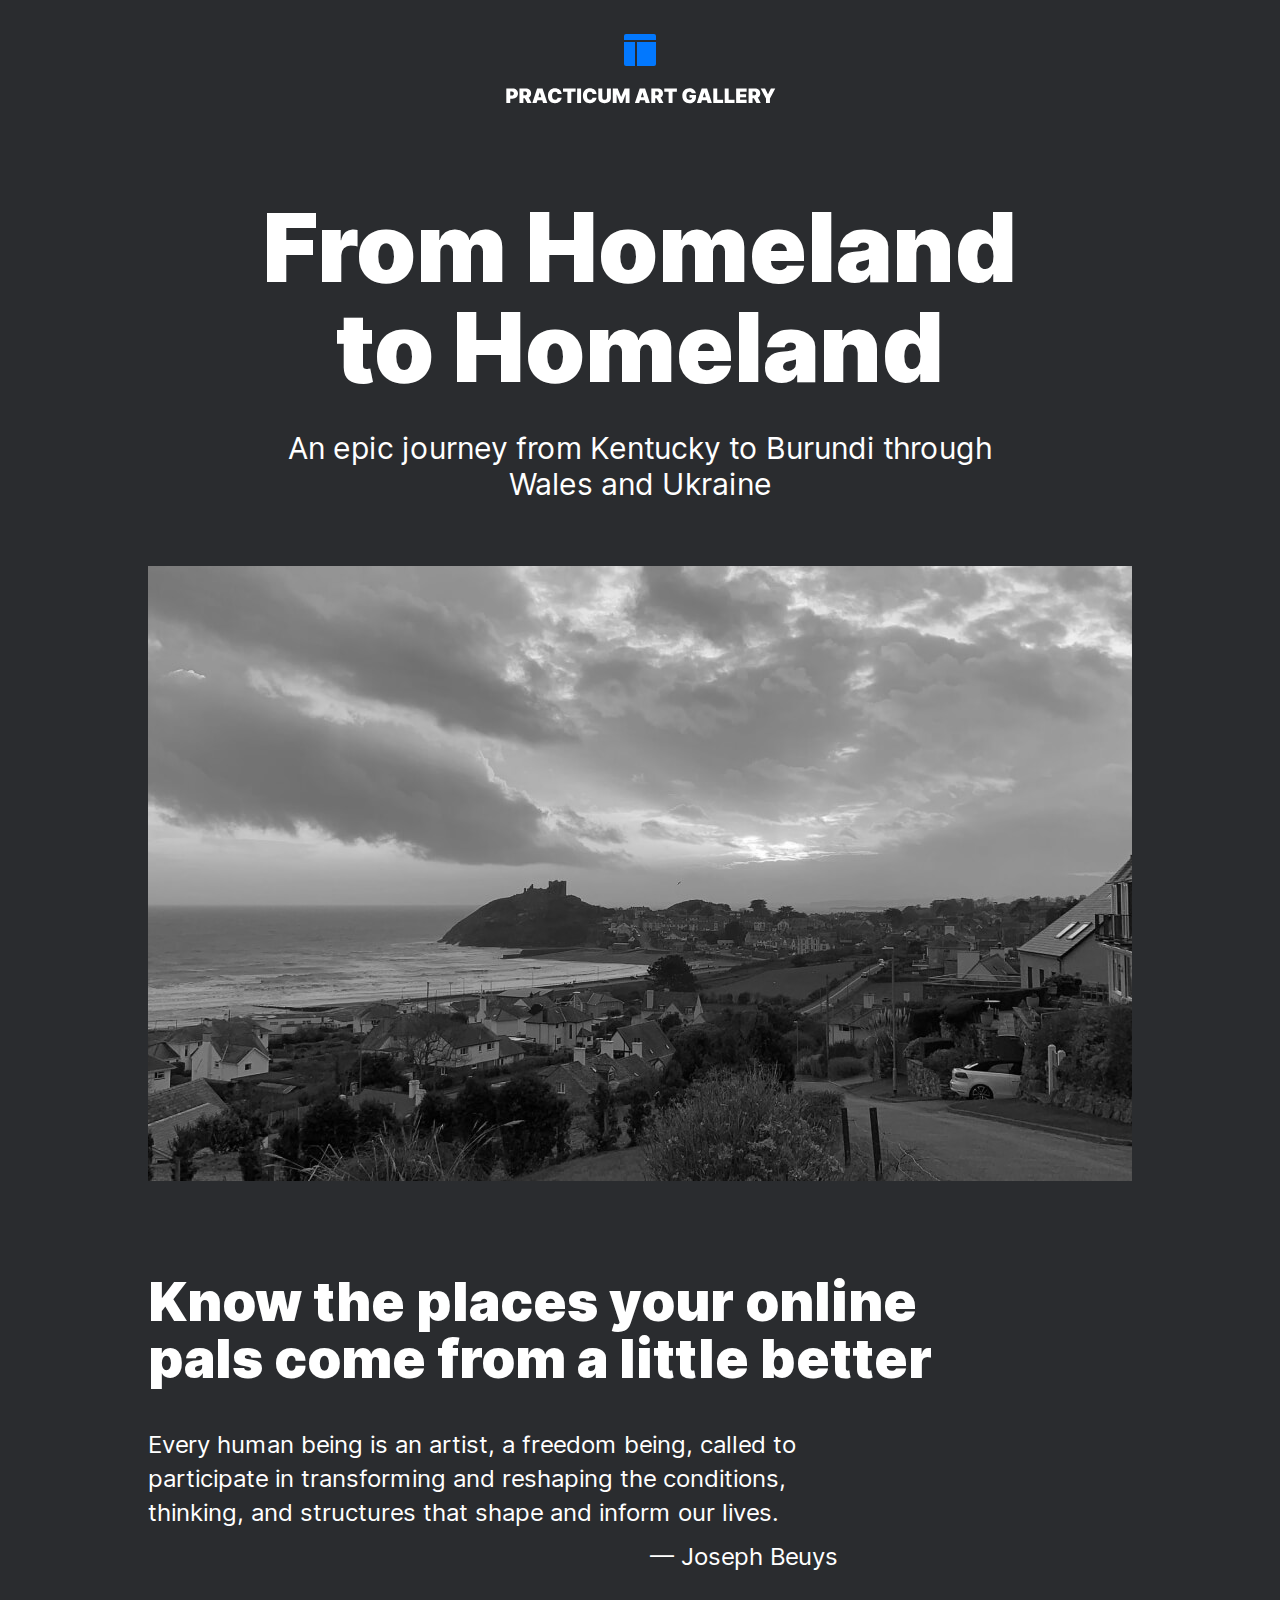
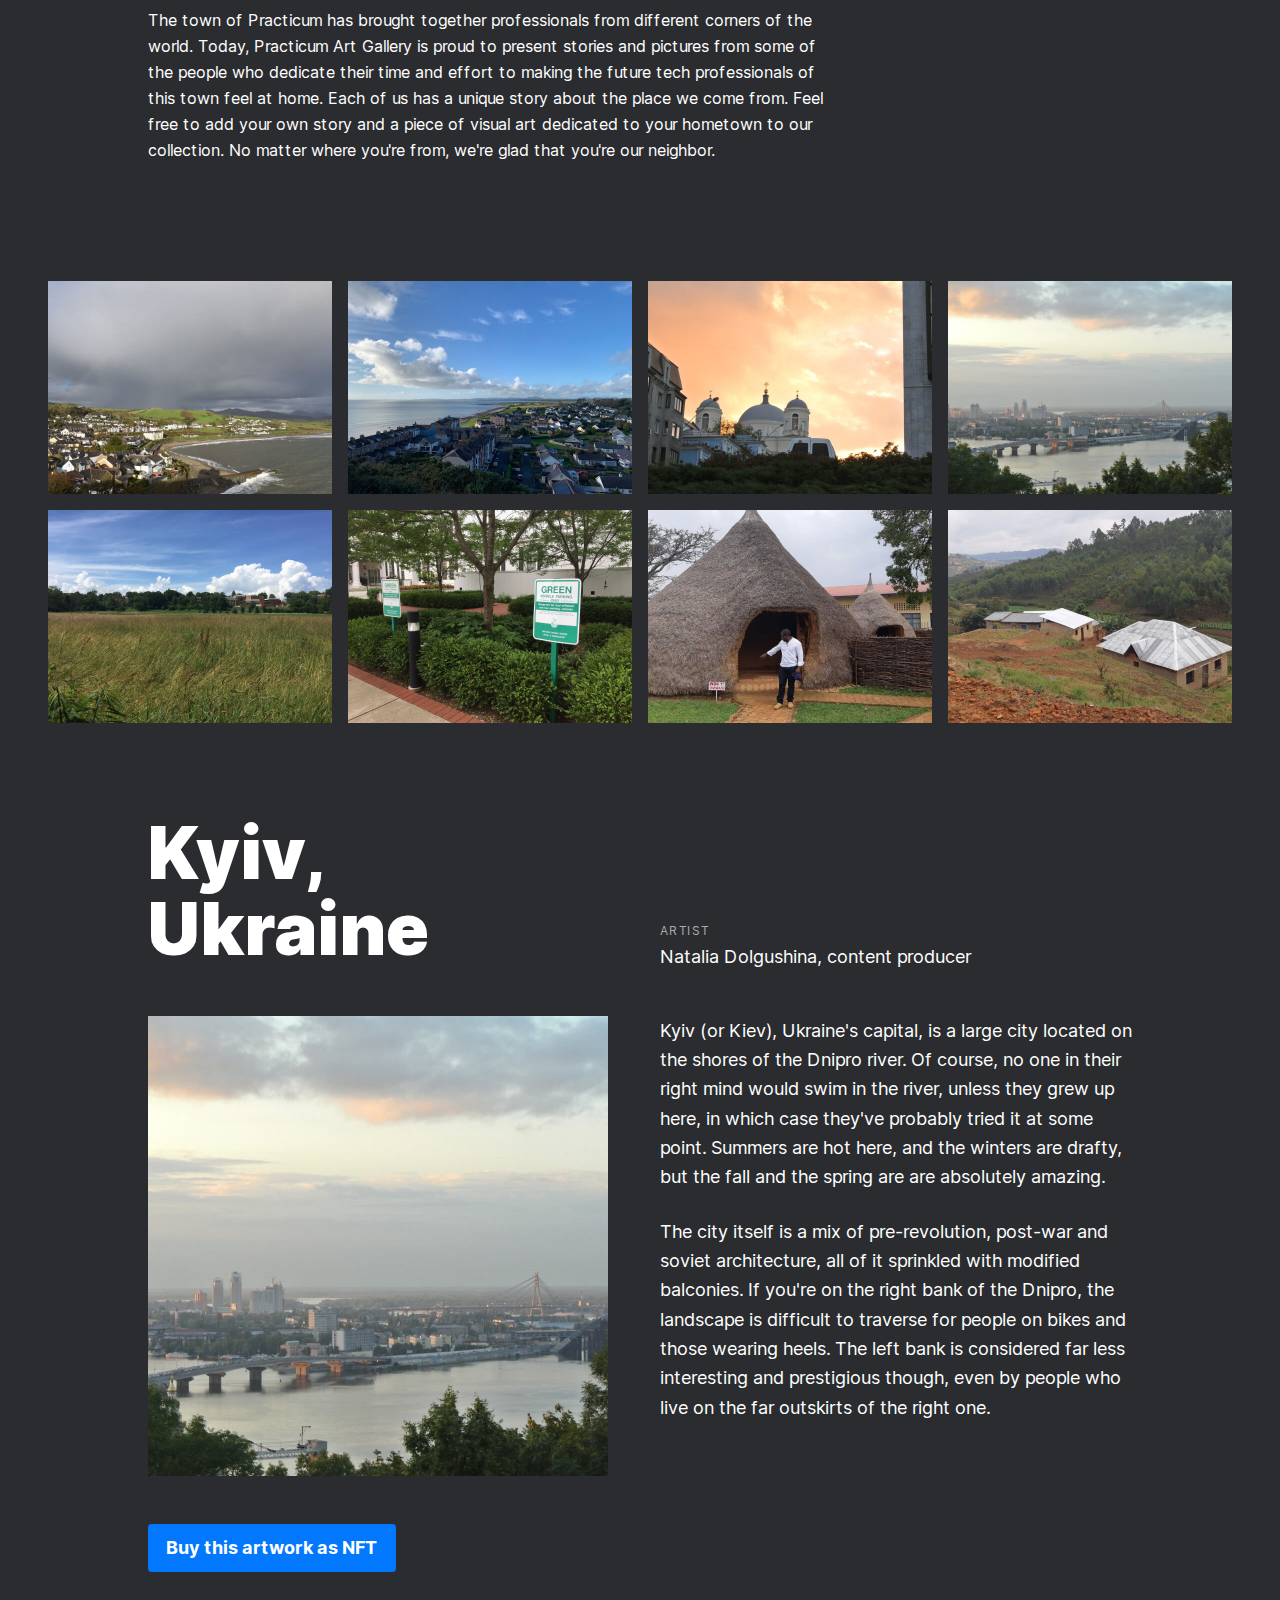
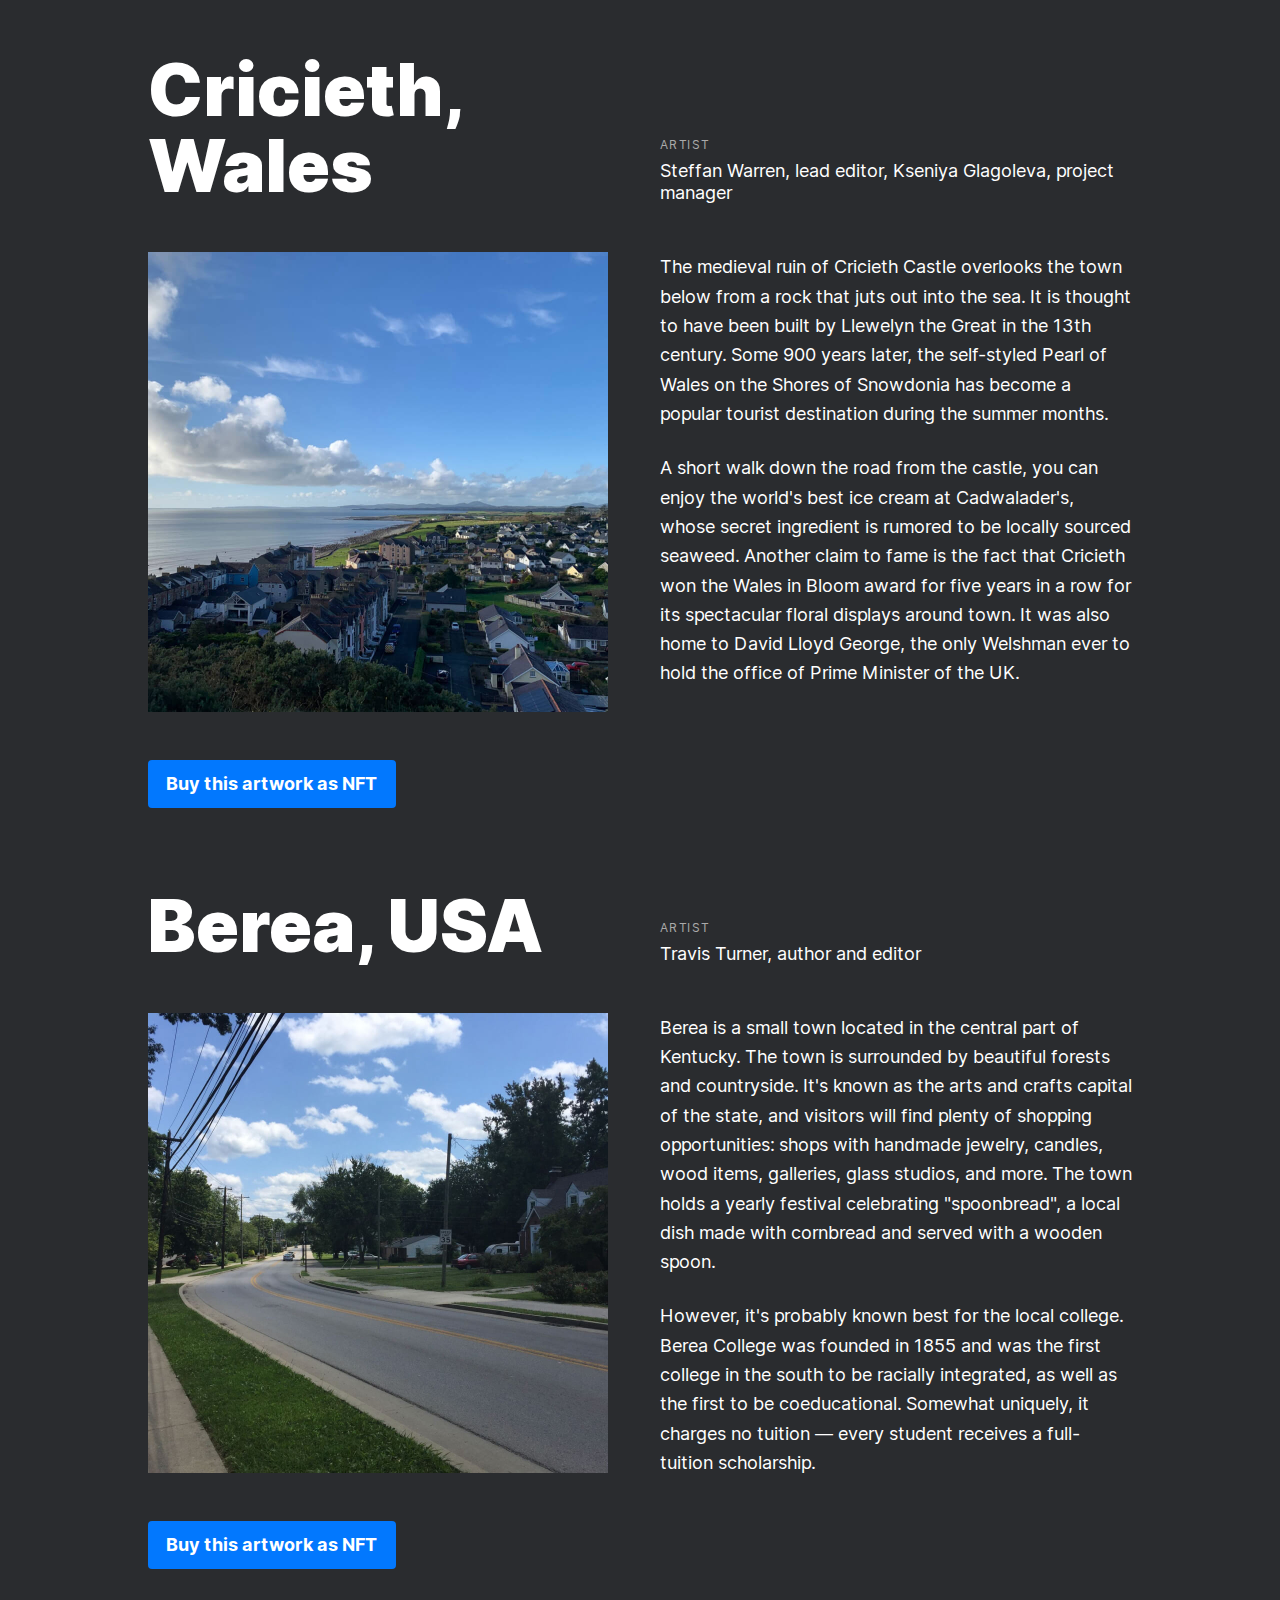
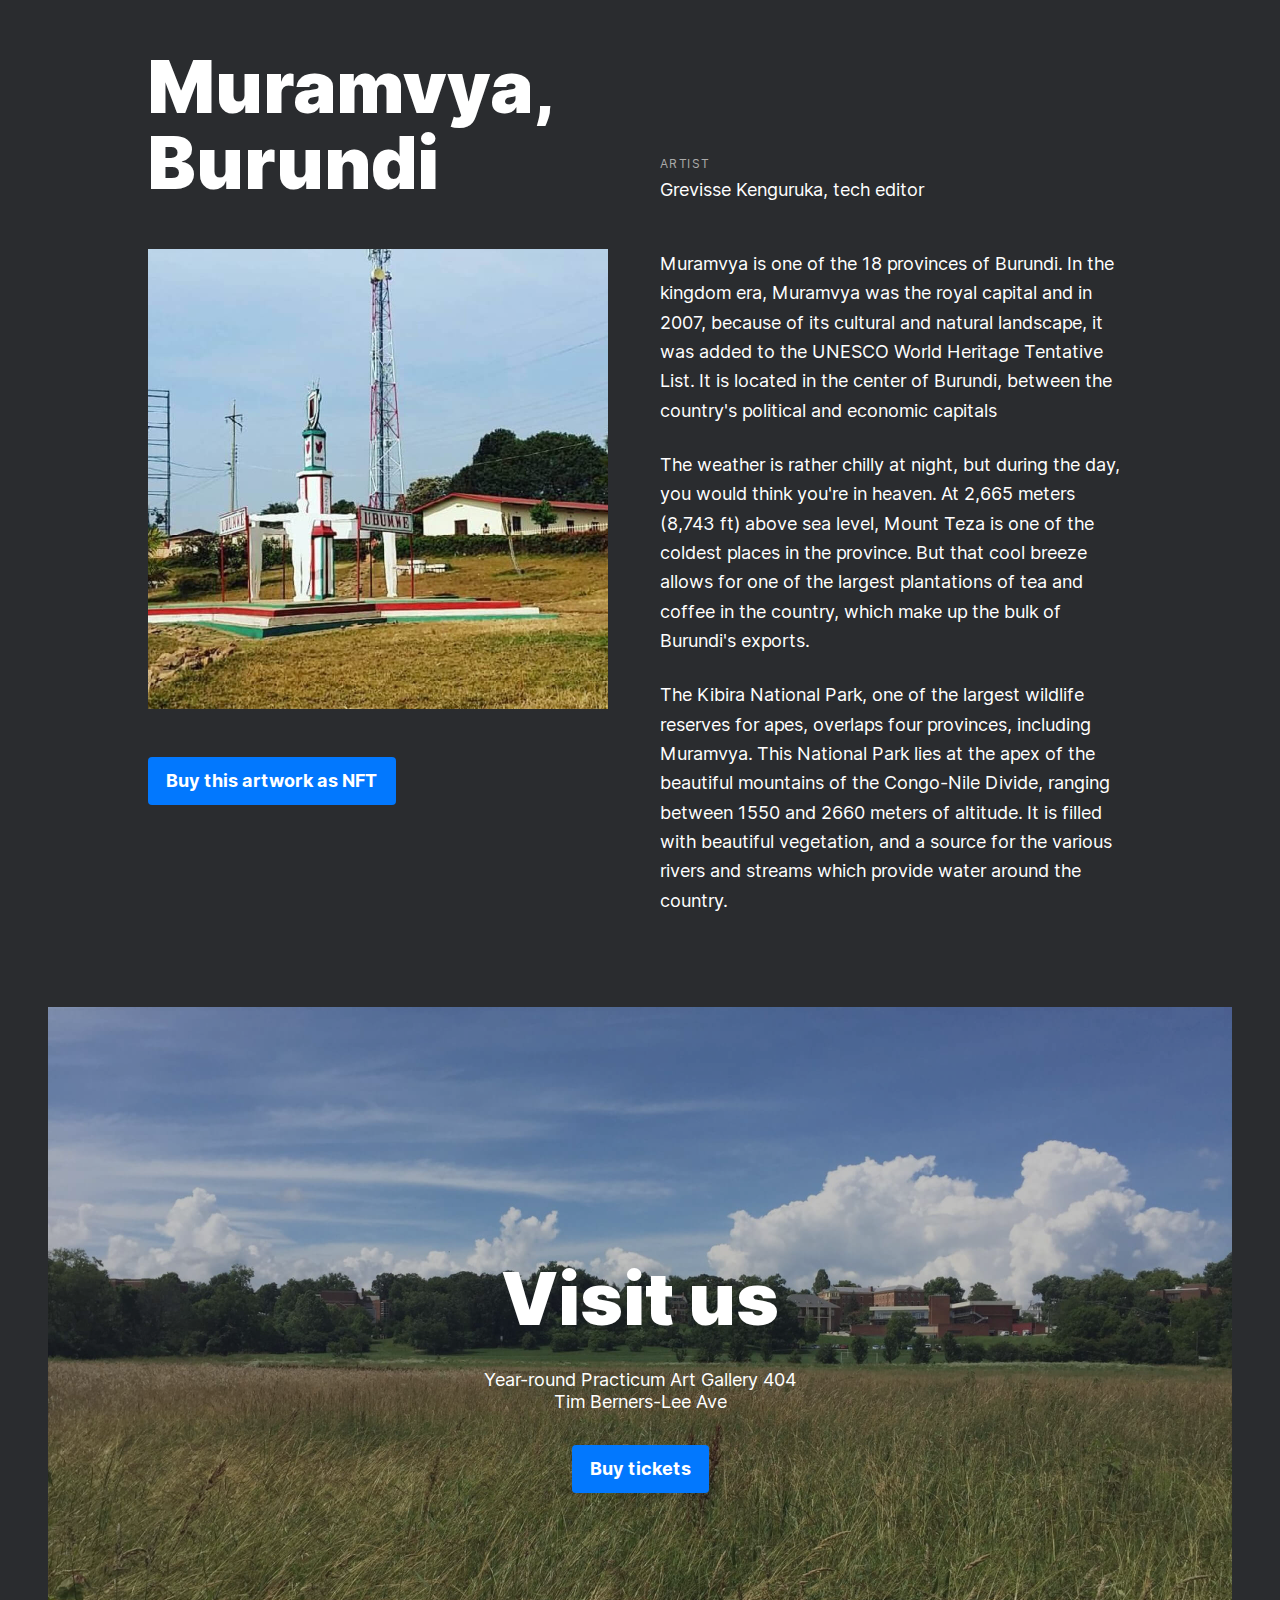
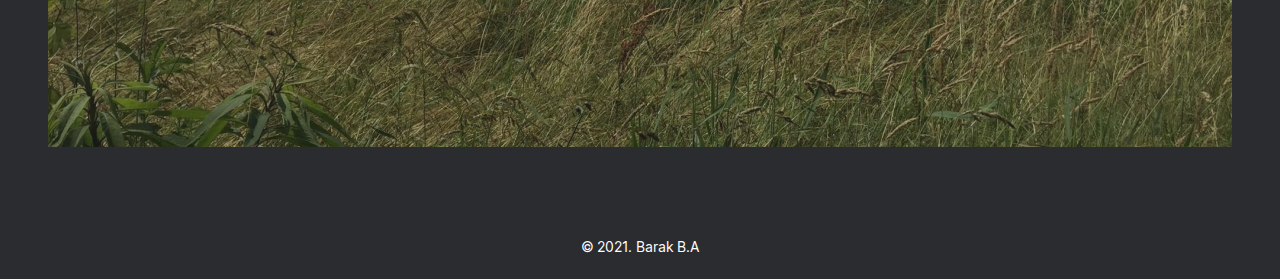
<file: index.html>
<!DOCTYPE html>
<html lang="en">
<head>
  <meta charset="UTF-8">
  <meta name="viewport" content="width=device-width, initial-scale=1.0">
  <link rel="stylesheet" href="pages/index.css">
  <title>From Homeland to Homeland</title>
</head>
<body>
  <div class="page">

    <header class="header">
      <img class="header__icon" src="./images/logo.svg" alt="practicum art gallery logo">
    </header>

    <main class="content">


      <section class="lead">
        <h1 class="lead__title">From Homeland to Homeland</h1>
        <p class="lead__subtitle">An epic journey from Kentucky to Burundi through Wales and Ukraine</p>
        <img class="lead__image" src="./images/lead-kalegin-michail.jpg" alt="sunset over town">
      </section>

      <section class="intro">
        <h2 class="intro__title">Know the places your online pals come from a little better</h2>
        <blockquote class="intro__blockquote">
          <p class="intro__quote">Every human being is an artist, a freedom being, called to participate in transforming and reshaping the conditions, thinking, and structures that shape and inform our lives.</p>
          <p class="intro__quotee">— Joseph Beuys</p>
        </blockquote>
        <p class="intro__text">The town of Practicum has brought together professionals from different corners of the world. Today, Practicum Art Gallery is proud to present stories and pictures from some of the people who dedicate their time and effort to making the future tech professionals of this town feel at home. Each of us has a unique story about the place we come from. Feel free to add your own story and a piece of visual art dedicated to your hometown to our collection. No matter where you're from, we're glad that you're our neighbor.</p>
      </section>

      <section class="photo-grid">
        <img class="photo-grid__photo" src="./images/photo-grid-sea-line.jpg" alt="sea line">
        <img class="photo-grid__photo" src="./images/photo-grid-cricieth.jpg" alt="cricieth">
        <img class="photo-grid__photo" src="./images/photo-grid-church.jpg" alt="church">
        <img class="photo-grid__photo" src="./images/photo-grid-kyiv.jpg" alt="kyiv">
        <img class="photo-grid__photo" src="./images/photo-grid-field.jpg" alt="field">
        <img class="photo-grid__photo" src="./images/photo-grid-green-parking.jpg" alt="parking">
        <img class="photo-grid__photo" src="./images/photo-grid-hut.jpg" alt="hut">
        <img class="photo-grid__photo" src="./images/photo-grid-houses-near-forest.jpg" alt="houses near forest">
      </section>

      <section class="places">
        <article class="places__place">
          <h2 class="places__title">Kyiv, Ukraine</h2>
          <div class="places__website">
            <p class="places__url-heading">Artist</p>
            <a class="places__link">Natalia Dolgushina, content producer</a>
          </div>
          <img class="places__image" src="./images/place-kyiv.jpg" alt="Kyiv">
          <div class="places__paragraphs">
            <p class="places__paragraph">Kyiv (or Kiev), Ukraine's capital, is a large city located on the shores of the Dnipro river. Of course, no one in their right mind would swim in the river, unless they grew up here, in which case they've probably tried it at some point. Summers are hot here, and the winters are drafty, but the fall and the spring are are absolutely amazing.</p>
            <p class="places__paragraph">The city itself is a mix of pre-revolution, post-war and soviet architecture, all of it sprinkled with modified balconies. If you're on the right bank of the Dnipro, the landscape is difficult to traverse for people on bikes and those wearing heels. The left bank is considered far less interesting and prestigious though, even by people who live on the far outskirts of the right one.</p>
          </div>
          <a class="places__buy-link" href="#">Buy this artwork as NFT</a>
        </article>

        <article class="places__place">
          <h2 class="places__title">Cricieth, Wales</h2>
          <div class="places__website">
            <p class="places__url-heading">Artist</p>
            <a class="places__link">Steffan Warren, lead editor, Kseniya Glagoleva, project manager</a>
          </div>
          <img class="places__image" src="./images/place-cricieth.jpg" alt="Cricieth">
          <div class="places__paragraphs">
            <p class="places__paragraph">The medieval ruin of Cricieth Castle overlooks the town below from a rock that juts out into the sea. It is thought to have been built by Llewelyn the Great in the 13th century. Some 900 years later, the self-styled Pearl of Wales on the Shores of Snowdonia has become a popular tourist destination during the summer months.</p>
            <p class="places__paragraph">A short walk down the road from the castle, you can enjoy the world's best ice cream at Cadwalader's, whose secret ingredient is rumored to be locally sourced seaweed. Another claim to fame is the fact that Cricieth won the Wales in Bloom award for five years in a row for its spectacular floral displays around town. It was also home to David Lloyd George, the only Welshman ever to hold the office of Prime Minister of the UK.</p>
          </div>
          <a class="places__buy-link" href="#">Buy this artwork as NFT</a>
        </article>

        <article class="places__place">
          <h2 class="places__title">Berea, USA</h2>
          <div class="places__website">
            <p class="places__url-heading">Artist</p>
            <a class="places__link">Travis Turner, author and editor</a>
          </div>
          <img class="places__image" src="./images/place-berea.jpg" alt="Berea">
          <div class="places__paragraphs">
            <p class="places__paragraph">Berea is a small town located in the central part of Kentucky. The town is surrounded by beautiful forests and countryside. It's known as the arts and crafts capital of the state, and visitors will find plenty of shopping opportunities: shops with handmade jewelry, candles, wood items, galleries, glass studios, and more. The town holds a yearly festival celebrating "spoonbread", a local dish made with cornbread and served with a wooden spoon.</p>
            <p class="places__paragraph">However, it's probably known best for the local college. Berea College was founded in 1855 and was the first college in the south to be racially integrated, as well as the first to be coeducational. Somewhat uniquely, it charges no tuition — every student receives a full-tuition scholarship. </p>
          </div>
          <a class="places__buy-link" href="#">Buy this artwork as NFT</a>
        </article>

        <article class="places__place">
          <h2 class="places__title">Muramvya, Burundi</h2>
          <div class="places__website">
            <p class="places__url-heading">Artist</p>
            <a class="places__link">Grevisse Kenguruka, tech editor</a>
          </div>
          <img class="places__image" src="./images/place-muramvya.jpg" alt="">
          <div class="places__paragraphs">
            <p class="places__paragraph">Muramvya is one of the 18 provinces of Burundi. In the kingdom era, Muramvya was the royal capital and in 2007, because of its cultural and natural landscape, it was added to the UNESCO World Heritage Tentative List. It is located in the center of Burundi, between the country's political and economic capitals</p>
            <p class="places__paragraph">The weather is rather chilly at night, but during the day, you would think you're in heaven. At 2,665 meters (8,743 ft) above sea level, Mount Teza is one of the coldest places in the province. But that cool breeze allows for one of the largest plantations of tea and coffee in the country, which make up the bulk of Burundi's exports.</p>
            <p class="places__paragraph">The Kibira National Park, one of the largest wildlife reserves for apes, overlaps four provinces, including Muramvya. This National Park lies at the apex of the beautiful mountains of the Congo-Nile Divide, ranging between 1550 and 2660 meters of altitude. It is filled with beautiful vegetation, and a source for the various rivers and streams which provide water around the country.</p>
          </div>
          <a class="places__buy-link" href="#">Buy this artwork as NFT</a>
        </article>
      </section>

      <section class="cover">
        <h2 class="cover__title">Visit us</h2>
        <p class="cover__subtitle">Year-round Practicum Art Gallery 404 Tim Berners-Lee Ave</p>
        <a class="cover__buy-button" href="#">Buy tickets</a>
        <div class="cover__backgroung-overlay"></div>
      </section>
    </main>

    <footer class="footer">
      <p class="footer__copyright">&#169; 2021. Barak B.A</p>
    </footer>

  </div>
</body>
</html>
</file>
<file: pages/index.css>
@import url(../vendor/normalize.css);
@import url(../vendor/Inter/inter.css);


@import url(../blocks/page/page.css);


@import url(../blocks/header/header.css);
@import url(../blocks/header/__icon/header__icon.css);


@import url(../blocks/content/content.css);


@import url(../blocks/lead/lead.css);


@import url(../blocks/lead/__title/lead__title.css);
@import url(../blocks/lead/__subtitle/lead__subtitle.css);
@import url(../blocks/lead/__image/lead__image.css);


@import url(../blocks/intro/intro.css);
@import url(../blocks/intro/__title/intro__title.css);
@import url(../blocks/intro/__blockquote/intro__blockquote.css);
@import url(../blocks/intro/__quote/intro__quote.css);
@import url(../blocks/intro/__quotee/intro__quotee.css);
@import url(../blocks/intro/__text/intro__text.css);


@import url(../blocks/photo-grid/photo-grid.css);
@import url(../blocks/photo-grid/__photo/photo-grid__photo.css);


@import url(../blocks/places/places.css);
@import url(../blocks/places/__place//places__place.css);
@import url(../blocks/places/__title/places__title.css);
@import url(../blocks/places/__website/places__website.css);
@import url(../blocks/places/__url-heading/places__url-heading.css);
@import url(../blocks/places/__link/places__link.css);
@import url(../blocks/places/__image/places__image.css);
@import url(../blocks/places/__paragraphs/places__paragraphs.css);
@import url(../blocks/places/__paragraph/places__paragraph.css);
@import url(../blocks/places/__buy-link/places__buy-link.css);


@import url(../blocks/cover/cover.css);
@import url(../blocks/cover/__title/cover__title.css);
@import url(../blocks/cover/__subtitle/cover__subtitle.css);
@import url(../blocks/cover/__buy-button/cover__buy-button.css);
@import url(../blocks/cover/__backgroung-overlay/cover__backgroung-overlay.css);


@import url(../blocks/footer/footer.css);
@import url(../blocks/footer/__copyright/footer__copyright.css);
</file>
